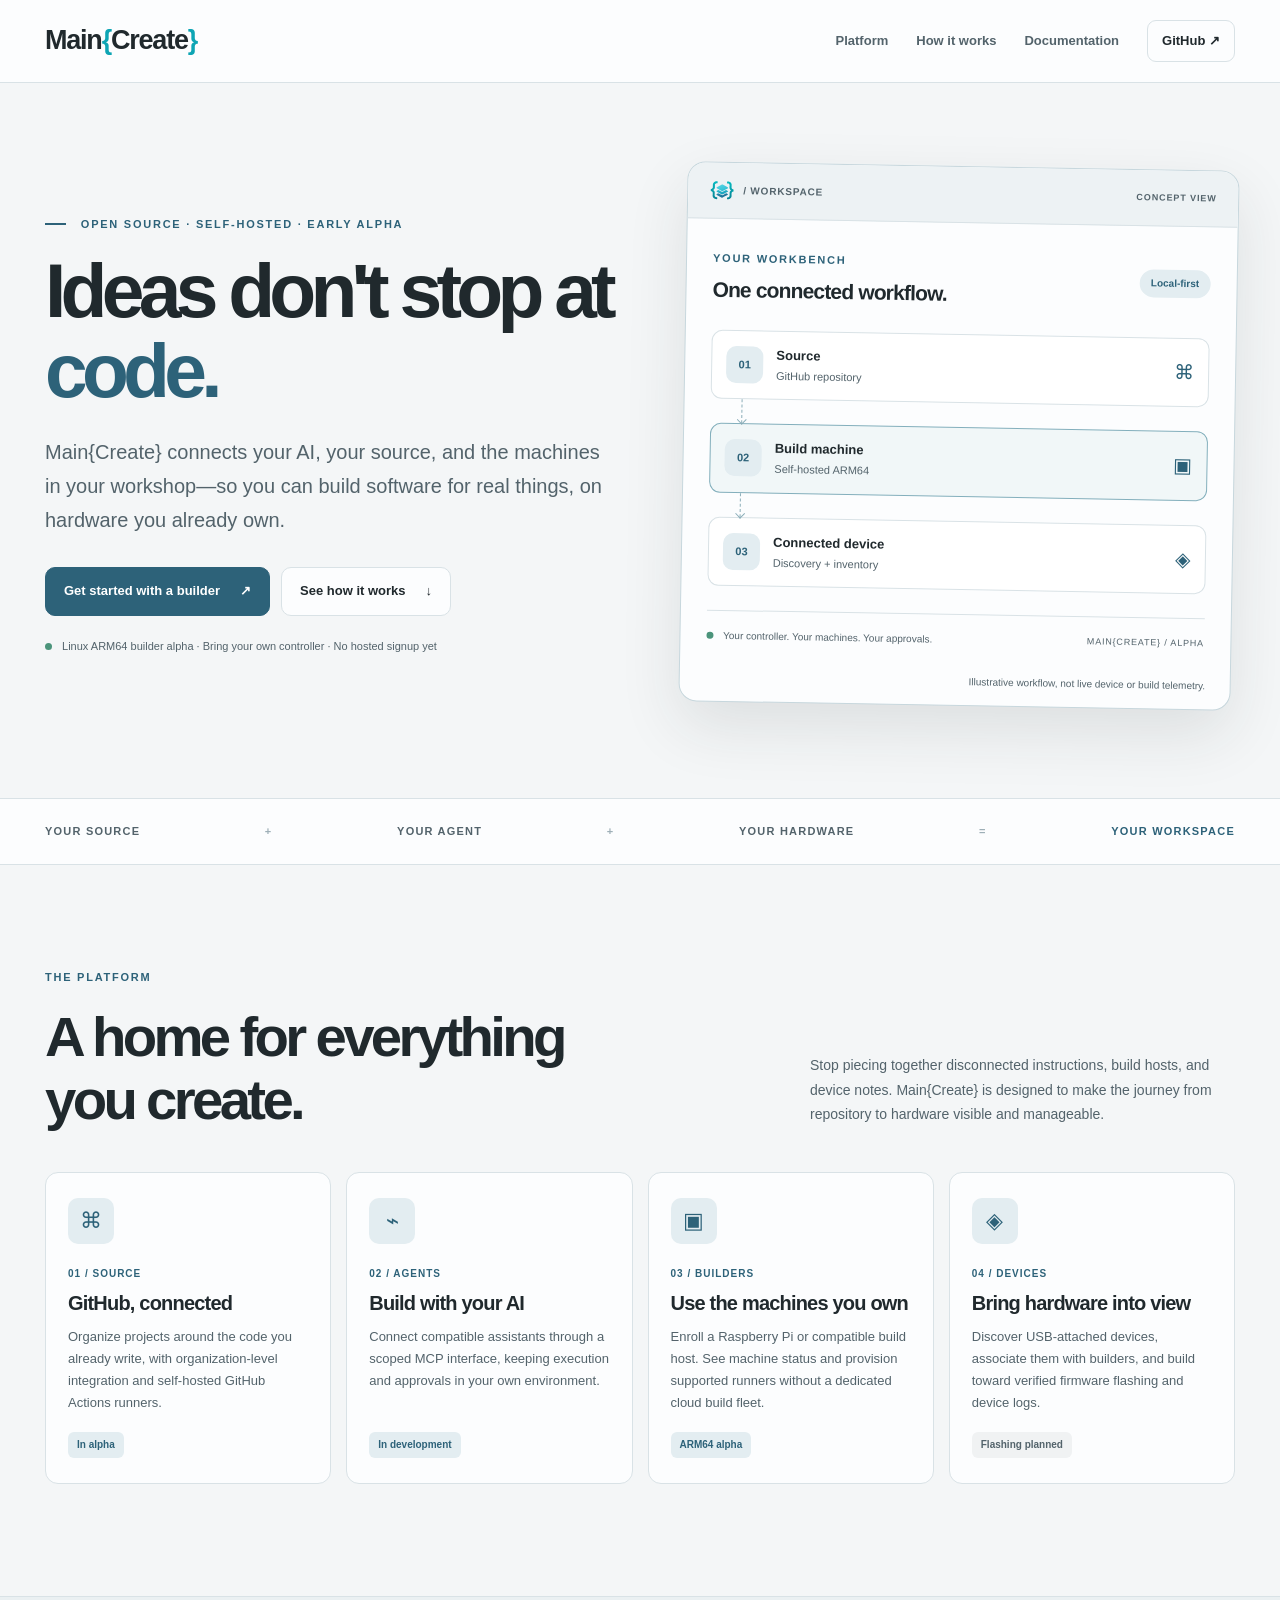
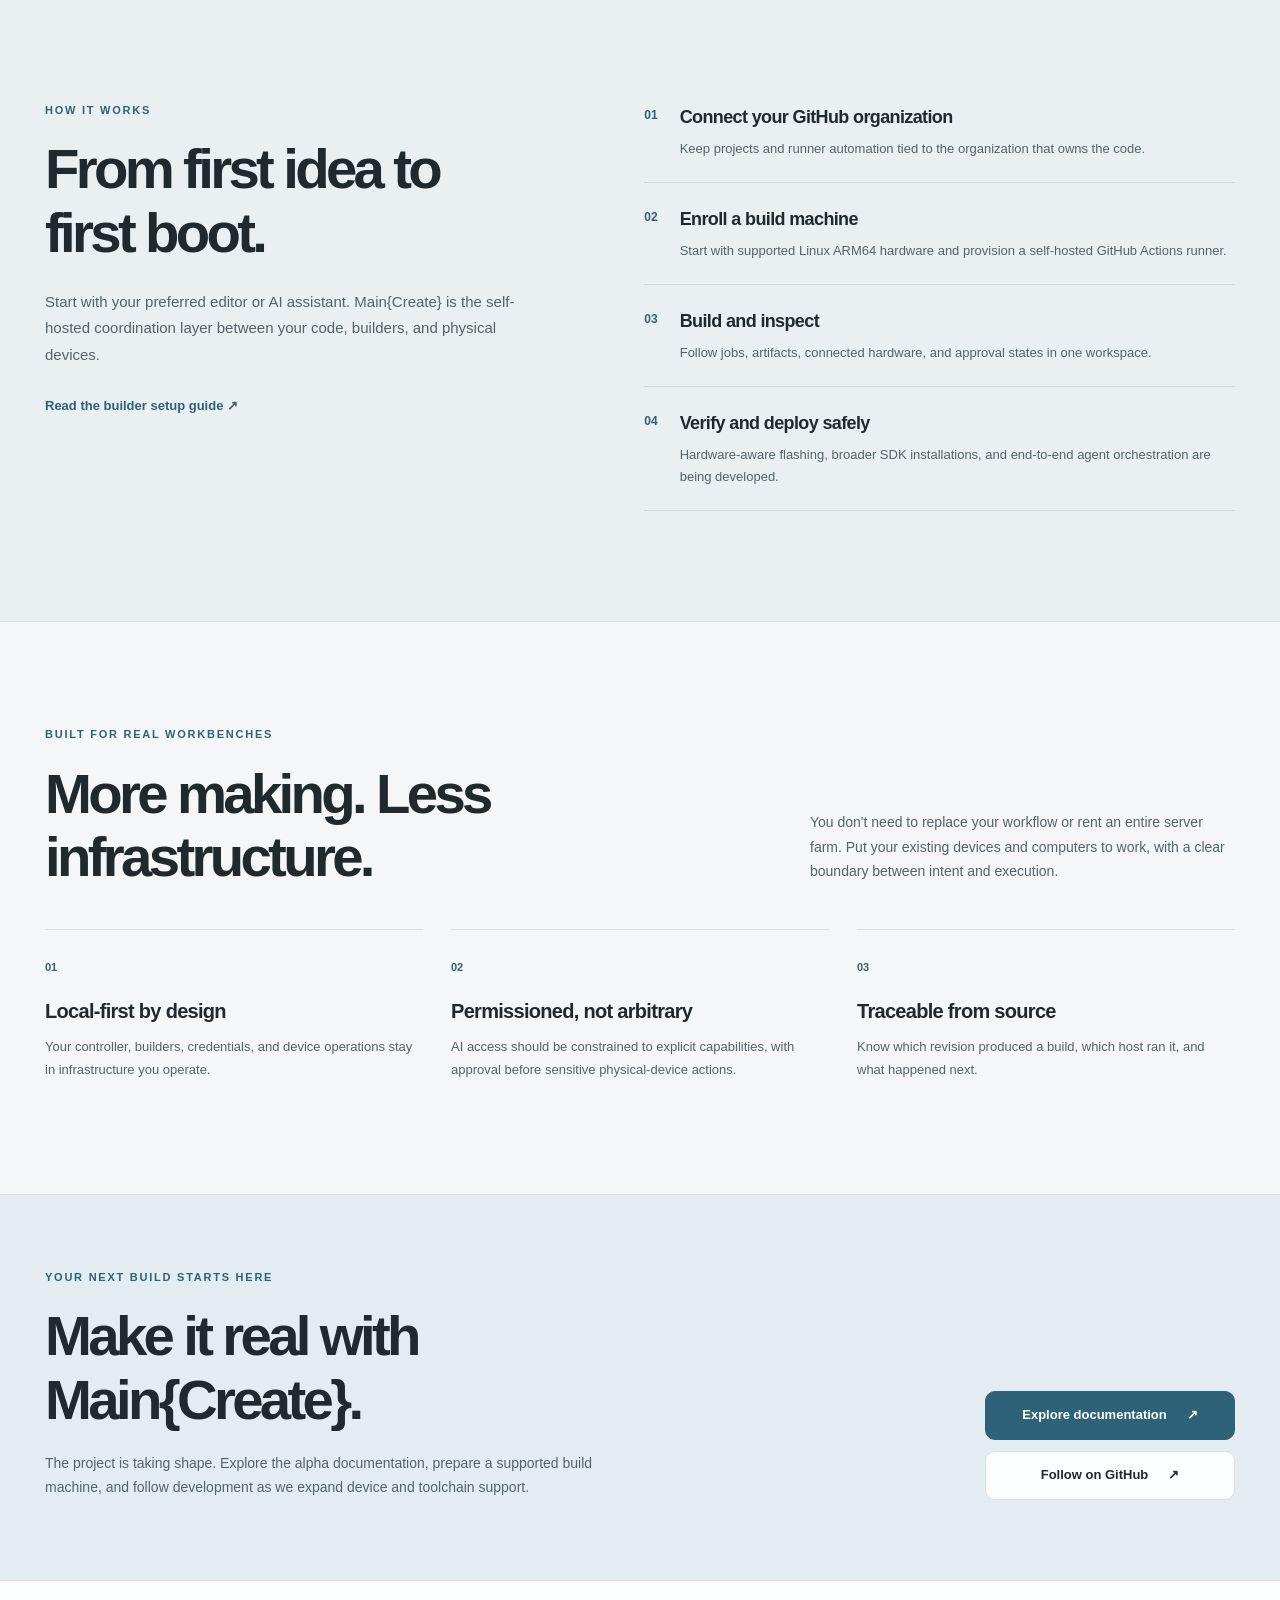
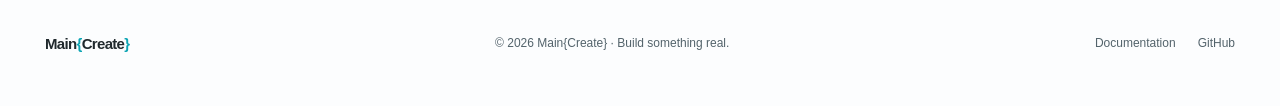
<file: index.html>
<!doctype html>
<html lang="en">
<head>
  <meta charset="utf-8">
  <meta name="viewport" content="width=device-width, initial-scale=1">
  <meta name="theme-color" content="#f4f6f7">
  <meta name="description" content="Main{Create} brings GitHub, AI assistants, self-hosted build machines, and real devices into one permissioned maker workspace.">
  <meta property="og:type" content="website">
  <meta property="og:title" content="Main{Create} — From idea to real-world build">
  <meta property="og:description" content="Connect source code, your AI agent, and the machines in your workshop. Build on your terms.">
  <title>Main{Create} — From idea to real-world build</title>
  <link rel="icon" type="image/png" sizes="64x64" href="/assets/maincreate-icon.png?v=approved-icon-20261109">
  <link rel="stylesheet" href="/style.css?v=20261108-wordmark">
</head>
<body>
  <a class="skip-link" href="#main">Skip to content</a>
  <header class="site-header">
    <div class="wrap header-inner">
      <a class="brand" href="/" aria-label="Main{Create} home"><span class="brand-name">Main<span class="brand-brace">{</span>Create<span class="brand-brace">}</span></span></a>
      <nav class="main-nav" aria-label="Main navigation">
        <a href="#platform">Platform</a>
        <a href="#workflow">How it works</a>
        <a href="/docs/">Documentation</a>
        <a class="nav-github" href="https://github.com/maincreate" target="_blank" rel="noopener noreferrer">GitHub <span aria-hidden="true">↗</span></a>
      </nav>
    </div>
  </header>
  <main id="main">
    <section class="hero wrap" aria-labelledby="hero-title">
      <div class="hero-copy">
        <p class="eyebrow"><span class="eyebrow-line" aria-hidden="true"></span> OPEN SOURCE · SELF-HOSTED · EARLY ALPHA</p>
        <h1 id="hero-title">Ideas don't stop at <span class="highlight">code.</span></h1>
        <p class="hero-lead">Main{Create} connects your AI, your source, and the machines in your workshop—so you can build software for real things, on hardware you already own.</p>
        <div class="hero-actions">
          <a class="btn btn-primary" href="/docs/">Get started with a builder <span aria-hidden="true">↗</span></a>
          <a class="btn btn-outline" href="#workflow">See how it works <span aria-hidden="true">↓</span></a>
        </div>
        <p class="hero-footnote"><span class="status-light" aria-hidden="true"></span> Linux ARM64 builder alpha · Bring your own controller · No hosted signup yet</p>
      </div>
      <div class="preview" aria-label="Illustration of the Main{Create} build workflow">
        <div class="preview-top"><span class="preview-title"><img class="preview-logo" src="/assets/maincreate-braces-layers.svg" width="26" height="26" alt="" aria-hidden="true"><span class="preview-context">/ WORKSPACE</span></span><span class="preview-label">CONCEPT VIEW</span></div>
        <div class="preview-body">
          <div class="preview-heading"><div><span class="overline">YOUR WORKBENCH</span><h2>One connected workflow.</h2></div><span class="preview-state">Local-first</span></div>
          <div class="workflow-cards">
            <div class="workflow-card"><span class="node-icon" aria-hidden="true">01</span><div><strong>Source</strong><small>GitHub repository</small></div><span class="node-symbol" aria-hidden="true">⌘</span></div>
            <div class="flow-connector" aria-hidden="true"><span></span></div>
            <div class="workflow-card active"><span class="node-icon" aria-hidden="true">02</span><div><strong>Build machine</strong><small>Self-hosted ARM64</small></div><span class="node-symbol" aria-hidden="true">▣</span></div>
            <div class="flow-connector" aria-hidden="true"><span></span></div>
            <div class="workflow-card"><span class="node-icon" aria-hidden="true">03</span><div><strong>Connected device</strong><small>Discovery + inventory</small></div><span class="node-symbol" aria-hidden="true">◈</span></div>
          </div>
          <div class="preview-bottom"><span><span class="preview-dot" aria-hidden="true"></span> Your controller. Your machines. Your approvals.</span><span class="preview-version">MAIN{CREATE} / ALPHA</span></div>
        </div>
        <p class="preview-caption">Illustrative workflow, not live device or build telemetry.</p>
      </div>
    </section>
    <section class="trust-strip" aria-label="Platform principles"><div class="wrap trust-inner"><span>YOUR SOURCE</span><span class="trust-sep" aria-hidden="true">+</span><span>YOUR AGENT</span><span class="trust-sep" aria-hidden="true">+</span><span>YOUR HARDWARE</span><span class="trust-sep" aria-hidden="true">=</span><strong>YOUR WORKSPACE</strong></div></section>
    <section class="section wrap" id="platform" aria-labelledby="platform-heading">
      <div class="section-intro"><div><p class="eyebrow">THE PLATFORM</p><h2 id="platform-heading">A home for everything you create.</h2></div><p>Stop piecing together disconnected instructions, build hosts, and device notes. Main{Create} is designed to make the journey from repository to hardware visible and manageable.</p></div>
      <div class="capability-grid">
        <article class="capability"><span class="cap-icon" aria-hidden="true">⌘</span><div class="cap-meta">01 / SOURCE</div><h3>GitHub, connected</h3><p>Organize projects around the code you already write, with organization-level integration and self-hosted GitHub Actions runners.</p><span class="feature-tag">In alpha</span></article>
        <article class="capability"><span class="cap-icon" aria-hidden="true">⌁</span><div class="cap-meta">02 / AGENTS</div><h3>Build with your AI</h3><p>Connect compatible assistants through a scoped MCP interface, keeping execution and approvals in your own environment.</p><span class="feature-tag">In development</span></article>
        <article class="capability"><span class="cap-icon" aria-hidden="true">▣</span><div class="cap-meta">03 / BUILDERS</div><h3>Use the machines you own</h3><p>Enroll a Raspberry Pi or compatible build host. See machine status and provision supported runners without a dedicated cloud build fleet.</p><span class="feature-tag">ARM64 alpha</span></article>
        <article class="capability"><span class="cap-icon" aria-hidden="true">◈</span><div class="cap-meta">04 / DEVICES</div><h3>Bring hardware into view</h3><p>Discover USB-attached devices, associate them with builders, and build toward verified firmware flashing and device logs.</p><span class="feature-tag feature-tag-muted">Flashing planned</span></article>
      </div>
    </section>
    <section class="workflow-band" id="workflow" aria-labelledby="workflow-heading">
      <div class="wrap workflow-layout">
        <div class="workflow-copy"><p class="eyebrow">HOW IT WORKS</p><h2 id="workflow-heading">From first idea to first boot.</h2><p>Start with your preferred editor or AI assistant. Main{Create} is the self-hosted coordination layer between your code, builders, and physical devices.</p><a class="text-link" href="/docs/">Read the builder setup guide <span aria-hidden="true">↗</span></a></div>
        <ol class="process-list">
          <li><span class="process-number">01</span><div><h3>Connect your GitHub organization</h3><p>Keep projects and runner automation tied to the organization that owns the code.</p></div></li>
          <li><span class="process-number">02</span><div><h3>Enroll a build machine</h3><p>Start with supported Linux ARM64 hardware and provision a self-hosted GitHub Actions runner.</p></div></li>
          <li><span class="process-number">03</span><div><h3>Build and inspect</h3><p>Follow jobs, artifacts, connected hardware, and approval states in one workspace.</p></div></li>
          <li><span class="process-number">04</span><div><h3>Verify and deploy safely</h3><p>Hardware-aware flashing, broader SDK installations, and end-to-end agent orchestration are being developed.</p></div></li>
        </ol>
      </div>
    </section>
    <section class="section wrap" id="principles" aria-labelledby="principles-heading">
      <div class="section-intro"><div><p class="eyebrow">BUILT FOR REAL WORKBENCHES</p><h2 id="principles-heading">More making. Less infrastructure.</h2></div><p>You don't need to replace your workflow or rent an entire server farm. Put your existing devices and computers to work, with a clear boundary between intent and execution.</p></div>
      <div class="principles-grid">
        <article><span aria-hidden="true" class="principle-index">01</span><h3>Local-first by design</h3><p>Your controller, builders, credentials, and device operations stay in infrastructure you operate.</p></article>
        <article><span aria-hidden="true" class="principle-index">02</span><h3>Permissioned, not arbitrary</h3><p>AI access should be constrained to explicit capabilities, with approval before sensitive physical-device actions.</p></article>
        <article><span aria-hidden="true" class="principle-index">03</span><h3>Traceable from source</h3><p>Know which revision produced a build, which host ran it, and what happened next.</p></article>
      </div>
    </section>
    <section class="closing-section"><div class="wrap closing-inner"><div><p class="eyebrow">YOUR NEXT BUILD STARTS HERE</p><h2>Make it real with Main{Create}.</h2><p>The project is taking shape. Explore the alpha documentation, prepare a supported build machine, and follow development as we expand device and toolchain support.</p></div><div class="closing-actions"><a class="btn btn-primary" href="/docs/">Explore documentation <span aria-hidden="true">↗</span></a><a class="btn btn-outline" href="https://github.com/maincreate" target="_blank" rel="noopener noreferrer">Follow on GitHub <span aria-hidden="true">↗</span></a></div></div></section>
  </main>
  <footer class="site-footer"><div class="wrap footer-inner"><a class="brand footer-brand" href="/" aria-label="Main{Create} home"><span class="brand-name">Main<span class="brand-brace">{</span>Create<span class="brand-brace">}</span></span></a><p>© 2026 Main{Create} · Build something real.</p><nav aria-label="Footer"><a href="/docs/">Documentation</a><a href="https://github.com/maincreate" target="_blank" rel="noopener noreferrer">GitHub</a></nav></div></footer>
</body>
</html>
</file>
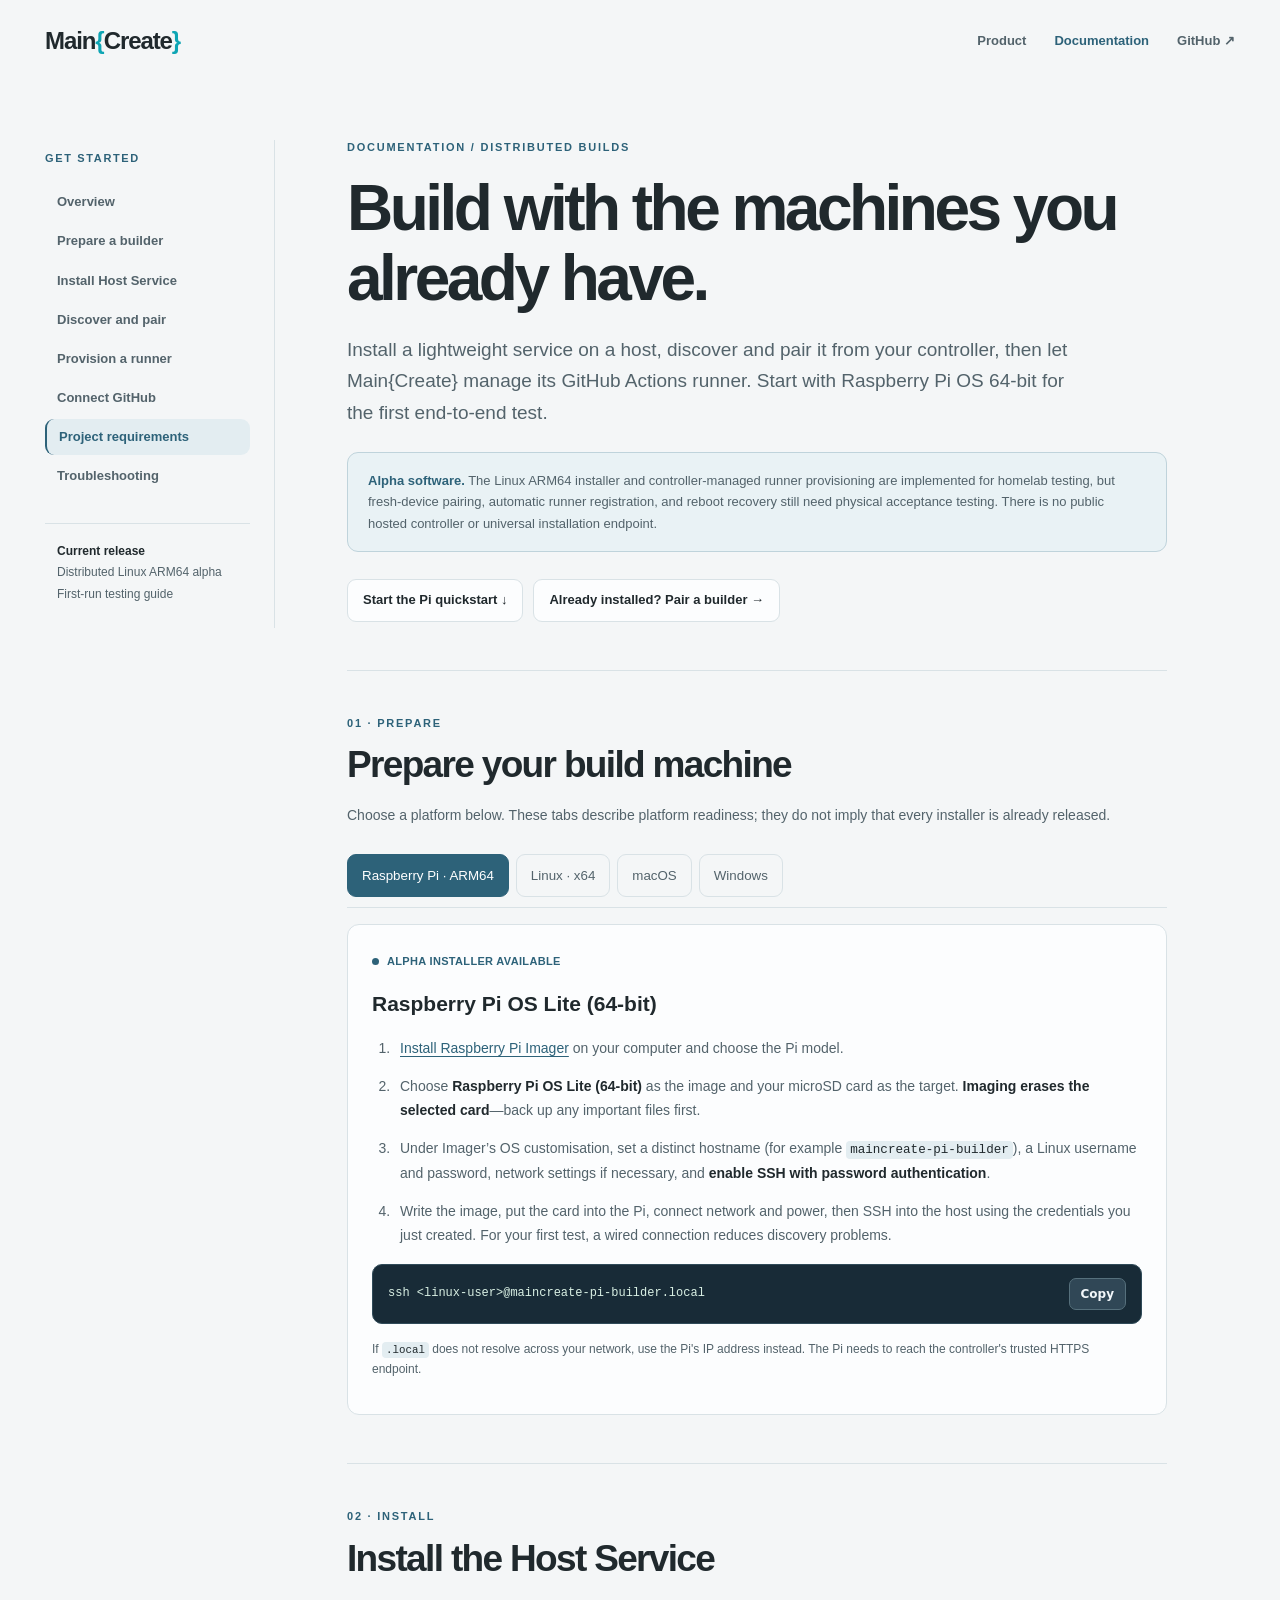
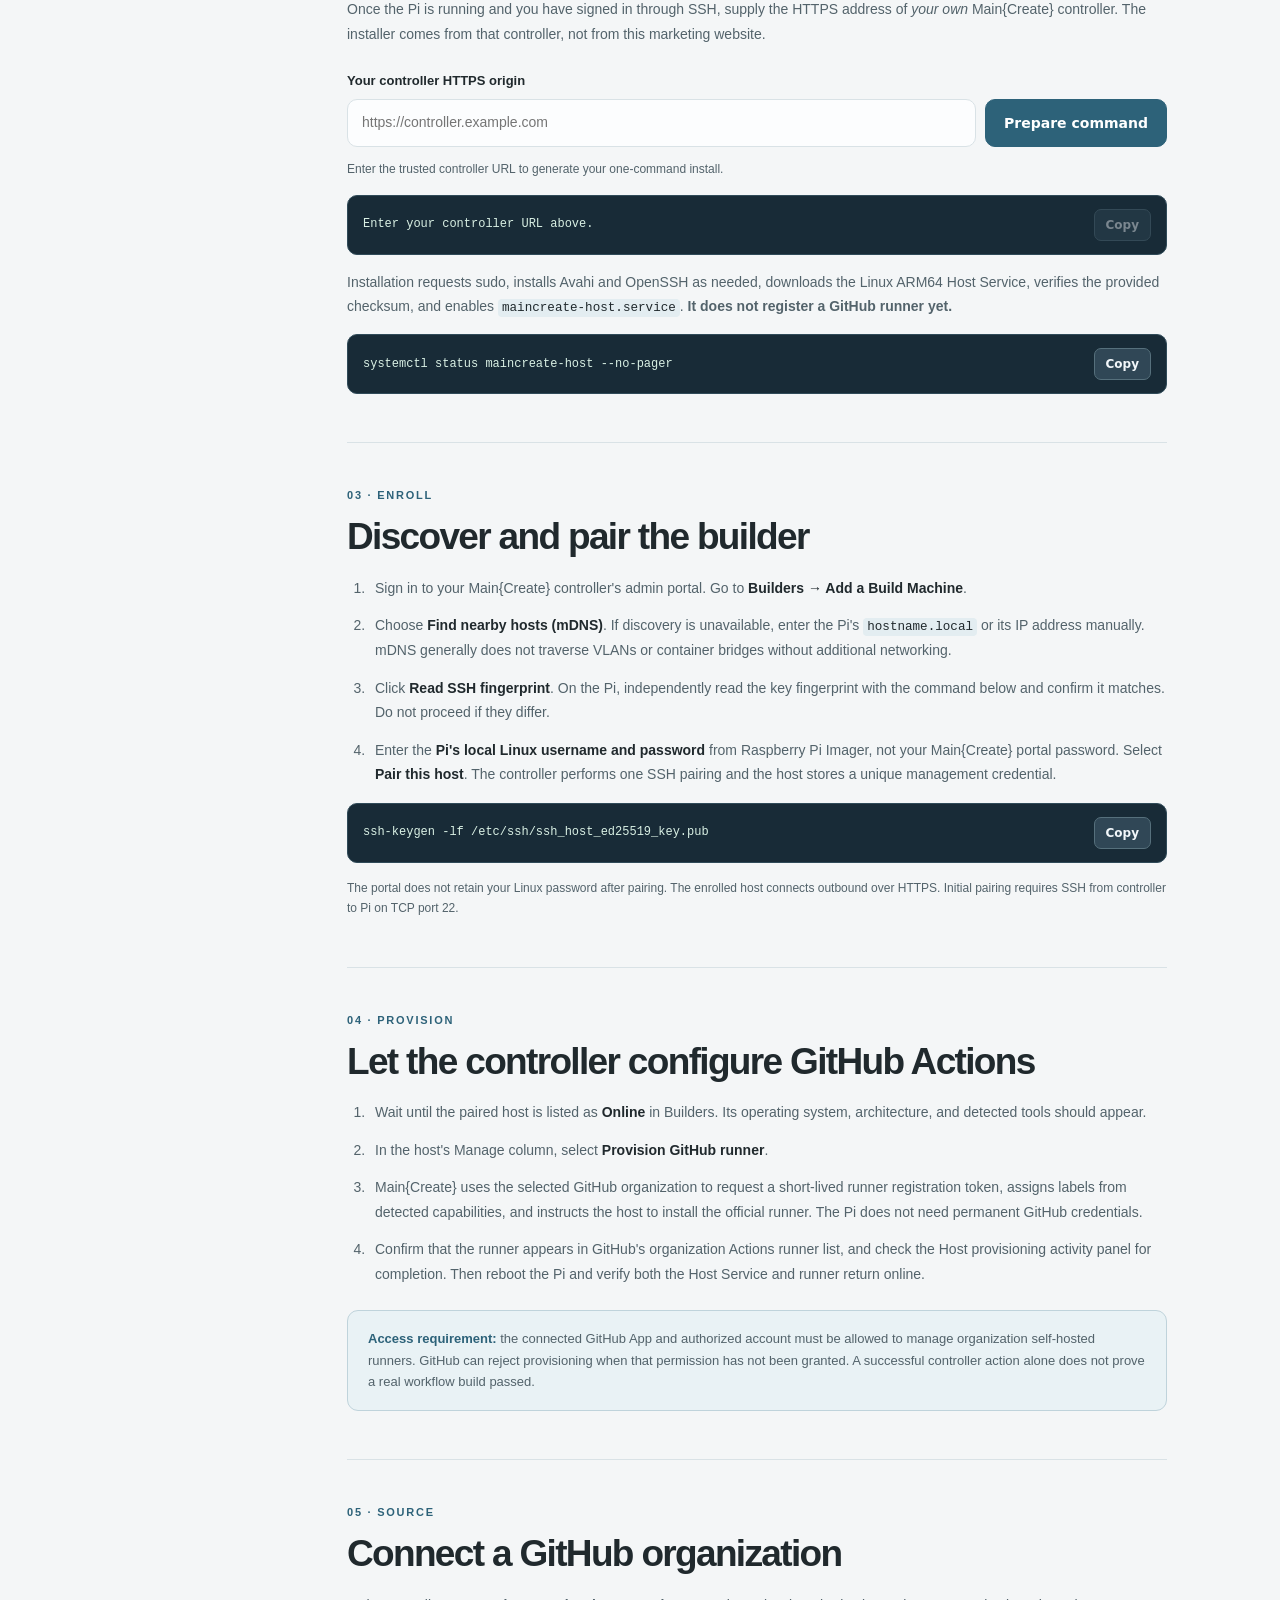
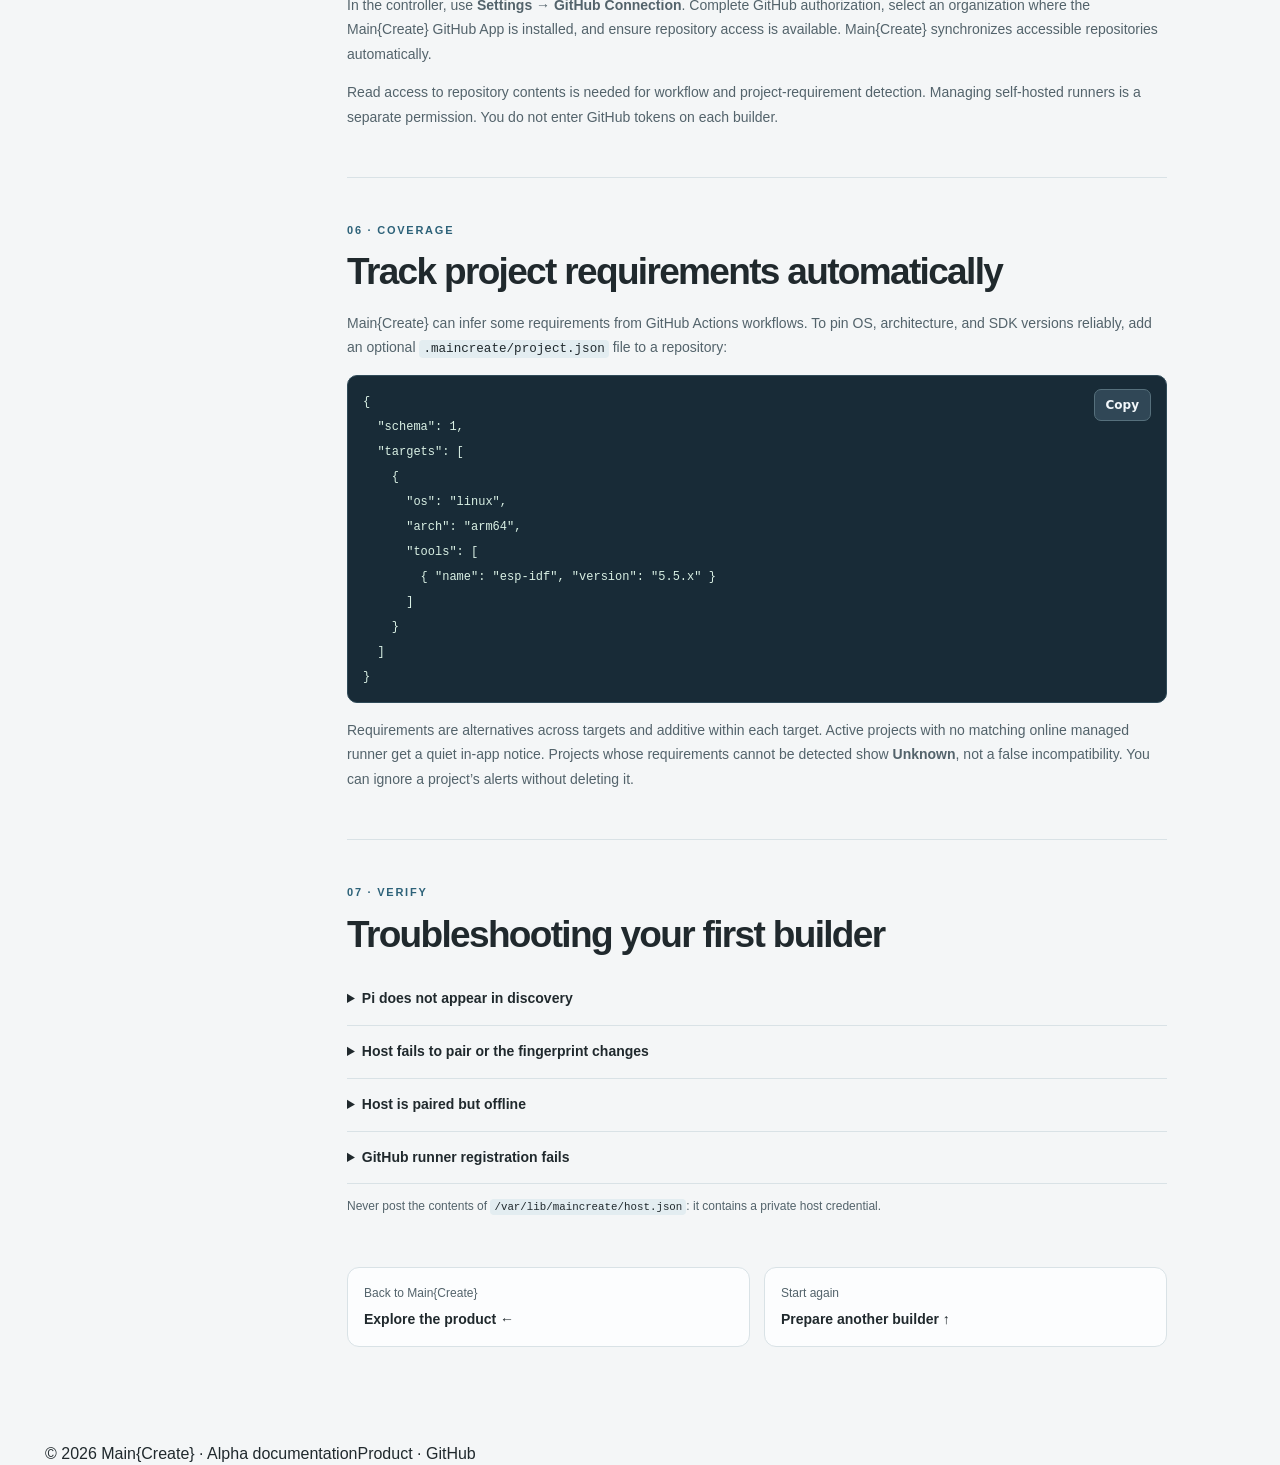
<file: docs/index.html>
<!doctype html>
<html lang="en"><head><meta charset="utf-8"><meta name="viewport" content="width=device-width,initial-scale=1">
<meta name="description" content="Main{Create} documentation: prepare a build host, enroll builders, connect GitHub, and track project requirements.">
<title>Documentation — Main{Create}</title><link rel="icon" type="image/png" sizes="64x64" href="/assets/maincreate-icon.png?v=approved-icon-20261109"><link rel="stylesheet" href="/style.css?v=20261108-wordmark"><link rel="stylesheet" href="/docs/docs.css"><script src="/docs/docs.js" defer></script></head>
<body><header class="nav wrap"><a class="brand" href="/" aria-label="Main{Create} home"><span class="brand-name">Main<span class="brand-brace">{</span>Create<span class="brand-brace">}</span></span></a>
<nav aria-label="Main"><a href="/">Product</a><a aria-current="page" href="/docs/">Documentation</a><a href="https://github.com/maincreate" target="_blank" rel="noopener noreferrer">GitHub ↗</a></nav></header>
<main class="docs-layout wrap">
<aside class="docs-sidebar" aria-label="Documentation sections"><div class="docs-sidebar-title">GET STARTED</div>
<nav class="docs-links" aria-label="Page sections">
<a href="#overview" class="active">Overview</a><a href="#prepare">Prepare a builder</a><a href="#install">Install Host Service</a>
<a href="#pair">Discover and pair</a><a href="#runners">Provision a runner</a><a href="#github">Connect GitHub</a>
<a href="#projects">Project requirements</a><a href="#diagnostics">Troubleshooting</a></nav>
<div class="docs-sidebar-foot"><strong>Current release</strong><span>Distributed Linux ARM64 alpha</span><span>First-run testing guide</span></div></aside>
<article class="docs-main">
<div class="eyebrow">DOCUMENTATION / DISTRIBUTED BUILDS</div>
<h1 id="overview">Build with the machines you already have.</h1>
<p class="docs-intro">Install a lightweight service on a host, discover and pair it from your controller, then let Main{Create} manage its GitHub Actions runner. Start with Raspberry Pi OS 64-bit for the first end-to-end test.</p>
<div class="docs-notice"><strong>Alpha software.</strong> The Linux ARM64 installer and controller-managed runner provisioning are implemented for homelab testing, but fresh-device pairing, automatic runner registration, and reboot recovery still need physical acceptance testing. There is no public hosted controller or universal installation endpoint.</div>
<div class="docs-pills"><a href="#prepare">Start the Pi quickstart ↓</a><a href="#pair">Already installed? Pair a builder →</a></div>

<section id="prepare" class="docs-section"><div class="section-label">01 · PREPARE</div><h2>Prepare your build machine</h2>
<p>Choose a platform below. These tabs describe platform readiness; they do not imply that every installer is already released.</p>
<div class="platform-tabs" role="tablist" aria-label="Builder operating system">
<button type="button" role="tab" id="tab-pi" aria-controls="panel-pi" aria-selected="true" tabindex="0" data-platform="pi">Raspberry Pi · ARM64</button>
<button type="button" role="tab" id="tab-linux" aria-controls="panel-linux" aria-selected="false" tabindex="-1" data-platform="linux">Linux · x64</button>
<button type="button" role="tab" id="tab-mac" aria-controls="panel-mac" aria-selected="false" tabindex="-1" data-platform="mac">macOS</button>
<button type="button" role="tab" id="tab-windows" aria-controls="panel-windows" aria-selected="false" tabindex="-1" data-platform="windows">Windows</button>
</div>
<div class="platform-panel" id="panel-pi" role="tabpanel" aria-labelledby="tab-pi">
<div class="docs-status"><span class="status-dot"></span> Alpha installer available</div>
<h3>Raspberry Pi OS Lite (64-bit)</h3>
<ol><li><a href="https://www.raspberrypi.com/software/" target="_blank" rel="noopener noreferrer">Install Raspberry Pi Imager</a> on your computer and choose the Pi model.</li>
<li>Choose <strong>Raspberry Pi OS Lite (64-bit)</strong> as the image and your microSD card as the target. <strong>Imaging erases the selected card</strong>—back up any important files first.</li>
<li>Under Imager’s OS customisation, set a distinct hostname (for example <code>maincreate-pi-builder</code>), a Linux username and password, network settings if necessary, and <strong>enable SSH with password authentication</strong>.</li>
<li>Write the image, put the card into the Pi, connect network and power, then SSH into the host using the credentials you just created. For your first test, a wired connection reduces discovery problems.</li></ol>
<div class="code-row"><code>ssh &lt;linux-user&gt;@maincreate-pi-builder.local</code><button class="copy-code" data-copy="ssh &lt;linux-user&gt;@maincreate-pi-builder.local" type="button">Copy</button></div>
<p class="fineprint">If <code>.local</code> does not resolve across your network, use the Pi's IP address instead. The Pi needs to reach the controller's trusted HTTPS endpoint.</p></div>
<div class="platform-panel" id="panel-linux" role="tabpanel" aria-labelledby="tab-linux" hidden>
<div class="docs-status planned">Native installer planned</div><h3>Linux x64</h3><p>Keep a supported Linux distribution updated and enable network connectivity. A dedicated Linux x64 release package, one-command installer, and validation are not yet provided. Do not run the ARM64 installer on an x64 machine.</p>
<p>The existing JavaScript development Host Service may be used for experimental enrollment with Node.js 22+, but it is not equivalent to the native managed runner workflow.</p></div>
<div class="platform-panel" id="panel-mac" role="tabpanel" aria-labelledby="tab-mac" hidden>
<div class="docs-status planned">Native installer planned</div><h3>macOS</h3><p>Prepare a Mac with a compatible macOS version and Xcode if you want Apple application builds. The native launchd installer and controller-managed GitHub runner adapter are not part of the Linux ARM64 alpha. Do not use the Pi installation command.</p>
<p>Projects requiring Xcode will remain unmatched until a compatible managed macOS runner is online and reports that toolchain.</p></div>
<div class="platform-panel" id="panel-windows" role="tabpanel" aria-labelledby="tab-windows" hidden>
<div class="docs-status planned">Native installer planned</div><h3>Windows x64</h3><p>A Windows Service installer and managed GitHub runner provisioning flow are planned. The Linux ARM64 binary and systemd setup do not work on Windows.</p><p>Windows-specific toolchain inventory and verified unattended setup will be documented when released.</p></div>
</section>

<section id="install" class="docs-section"><div class="section-label">02 · INSTALL</div><h2>Install the Host Service</h2>
<p>Once the Pi is running and you have signed in through SSH, supply the HTTPS address of <em>your own</em> Main{Create} controller. The installer comes from that controller, not from this marketing website.</p>
<label class="field-label" for="controllerUrl">Your controller HTTPS origin</label>
<div class="docs-input-row"><input id="controllerUrl" type="url" value="" placeholder="https://controller.example.com" spellcheck="false" autocomplete="url"><button type="button" id="prepareCommand" class="btn primary">Prepare command</button></div>
<p id="commandNote" role="status" class="fineprint">Enter the trusted controller URL to generate your one-command install.</p>
<div class="code-row"><code id="installCommand">Enter your controller URL above.</code><button class="copy-code" type="button" id="copyInstall" disabled>Copy</button></div>
<p>Installation requests sudo, installs Avahi and OpenSSH as needed, downloads the Linux ARM64 Host Service, verifies the provided checksum, and enables <code>maincreate-host.service</code>. <strong>It does not register a GitHub runner yet.</strong></p>
<div class="code-row"><code>systemctl status maincreate-host --no-pager</code><button type="button" class="copy-code" data-copy="systemctl status maincreate-host --no-pager">Copy</button></div>
</section>

<section id="pair" class="docs-section"><div class="section-label">03 · ENROLL</div><h2>Discover and pair the builder</h2>
<ol><li>Sign in to your Main{Create} controller's admin portal. Go to <strong>Builders → Add a Build Machine</strong>.</li>
<li>Choose <strong>Find nearby hosts (mDNS)</strong>. If discovery is unavailable, enter the Pi's <code>hostname.local</code> or its IP address manually. mDNS generally does not traverse VLANs or container bridges without additional networking.</li>
<li>Click <strong>Read SSH fingerprint</strong>. On the Pi, independently read the key fingerprint with the command below and confirm it matches. Do not proceed if they differ.</li>
<li>Enter the <strong>Pi's local Linux username and password</strong> from Raspberry Pi Imager, not your Main{Create} portal password. Select <strong>Pair this host</strong>. The controller performs one SSH pairing and the host stores a unique management credential.</li></ol>
<div class="code-row"><code>ssh-keygen -lf /etc/ssh/ssh_host_ed25519_key.pub</code><button type="button" class="copy-code" data-copy="ssh-keygen -lf /etc/ssh/ssh_host_ed25519_key.pub">Copy</button></div>
<p class="fineprint">The portal does not retain your Linux password after pairing. The enrolled host connects outbound over HTTPS. Initial pairing requires SSH from controller to Pi on TCP port 22.</p>
</section>

<section id="runners" class="docs-section"><div class="section-label">04 · PROVISION</div><h2>Let the controller configure GitHub Actions</h2>
<ol><li>Wait until the paired host is listed as <strong>Online</strong> in Builders. Its operating system, architecture, and detected tools should appear.</li>
<li>In the host's Manage column, select <strong>Provision GitHub runner</strong>.</li>
<li>Main{Create} uses the selected GitHub organization to request a short-lived runner registration token, assigns labels from detected capabilities, and instructs the host to install the official runner. The Pi does not need permanent GitHub credentials.</li>
<li>Confirm that the runner appears in GitHub's organization Actions runner list, and check the Host provisioning activity panel for completion. Then reboot the Pi and verify both the Host Service and runner return online.</li></ol>
<div class="docs-notice"><strong>Access requirement:</strong> the connected GitHub App and authorized account must be allowed to manage organization self-hosted runners. GitHub can reject provisioning when that permission has not been granted. A successful controller action alone does not prove a real workflow build passed.</div>
</section>

<section id="github" class="docs-section"><div class="section-label">05 · SOURCE</div><h2>Connect a GitHub organization</h2>
<p>In the controller, use <strong>Settings → GitHub Connection</strong>. Complete GitHub authorization, select an organization where the Main{Create} GitHub App is installed, and ensure repository access is available. Main{Create} synchronizes accessible repositories automatically.</p>
<p>Read access to repository contents is needed for workflow and project-requirement detection. Managing self-hosted runners is a separate permission. You do not enter GitHub tokens on each builder.</p>
</section>

<section id="projects" class="docs-section"><div class="section-label">06 · COVERAGE</div><h2>Track project requirements automatically</h2>
<p>Main{Create} can infer some requirements from GitHub Actions workflows. To pin OS, architecture, and SDK versions reliably, add an optional <code>.maincreate/project.json</code> file to a repository:</p>
<div class="code-row code-block"><pre><code>{
  "schema": 1,
  "targets": [
    {
      "os": "linux",
      "arch": "arm64",
      "tools": [
        { "name": "esp-idf", "version": "5.5.x" }
      ]
    }
  ]
}</code></pre><button type="button" class="copy-code" id="copyManifest">Copy</button></div>
<p>Requirements are alternatives across targets and additive within each target. Active projects with no matching online managed runner get a quiet in-app notice. Projects whose requirements cannot be detected show <strong>Unknown</strong>, not a false incompatibility. You can ignore a project’s alerts without deleting it.</p>
</section>

<section id="diagnostics" class="docs-section"><div class="section-label">07 · VERIFY</div><h2>Troubleshooting your first builder</h2>
<div class="faq"><details><summary>Pi does not appear in discovery</summary><p>Check that the Host Service and Avahi are running and the Pi is on a reachable network. mDNS may not cross VLANs or reach the controller container. Use the Pi IP address to pair manually.</p><div class="code-row"><code>avahi-browse -rt _maincreate._tcp</code><button type="button" class="copy-code" data-copy="avahi-browse -rt _maincreate._tcp">Copy</button></div></details>
<details><summary>Host fails to pair or the fingerprint changes</summary><p>Ensure SSH password authentication is enabled for the Pi's user and the controller can reach TCP/22. Independently verify the Ed25519 fingerprint from the Pi's local SSH host key. A changed fingerprint can indicate re-imaging or an unexpected device; investigate before proceeding.</p></details>
<details><summary>Host is paired but offline</summary><p>Confirm outbound HTTPS access to your controller, certificate trust, DNS resolution, and service logs. Pairing alone does not imply the heartbeat is healthy.</p><div class="code-row"><code>journalctl -u maincreate-host -n 80 --no-pager</code><button type="button" class="copy-code" data-copy="journalctl -u maincreate-host -n 80 --no-pager">Copy</button></div></details>
<details><summary>GitHub runner registration fails</summary><p>Check the controller’s Host provisioning activity, its GitHub organization selection, and GitHub App runner permissions. Do not manually register a second Actions runner on the Pi to work around an incomplete controller action.</p></details></div>
<p class="fineprint">Never post the contents of <code>/var/lib/maincreate/host.json</code>: it contains a private host credential.</p>
</section>
<nav class="docs-next" aria-label="Next steps"><a href="/"><span>Back to Main{Create}</span><strong>Explore the product ←</strong></a><a href="#prepare"><span>Start again</span><strong>Prepare another builder ↑</strong></a></nav>
</article></main>
<footer class="wrap"><span>© 2026 Main{Create} · Alpha documentation</span><span><a href="/">Product</a> · <a href="https://github.com/maincreate">GitHub</a></span></footer></body></html>
</file>
<file: style.css>
:root{color-scheme:light;--bg:#f4f6f7;--surface:#fcfdfe;--panel:#fcfdfe;--text:#20292d;--muted:#53636b;--line:#d9e2e6;--accent:#2d6279;--accent-hover:#224e61;--soft:#e3edf1;--tag:#e3edf1}
*,*::before,*::after{box-sizing:border-box}
html{scroll-behavior:smooth}body{margin:0;min-width:320px;background:var(--bg);color:var(--text);font:16px/1.56 Inter,ui-sans-serif,-apple-system,BlinkMacSystemFont,"Segoe UI",sans-serif;-webkit-font-smoothing:antialiased}
a{color:inherit;text-decoration:none}a:hover{color:var(--accent)}a:focus-visible,button:focus-visible,input:focus-visible{outline:3px solid var(--accent);outline-offset:3px}
.wrap{width:min(1190px,calc(100% - 64px));margin-inline:auto}.skip-link{position:absolute;left:10px;top:-100px;background:var(--text);color:#fff;padding:9px 12px;z-index:50}.skip-link:focus{top:10px}
.site-header{background:var(--surface);border-bottom:1px solid var(--line)}
.header-inner,.nav{display:flex;align-items:center;justify-content:space-between;gap:18px;min-height:82px}.nav{padding:0}
.brand{display:inline-flex;align-items:center;gap:12px;font-size:19px;font-weight:800;letter-spacing:-.045em;white-space:nowrap}.brand:hover{color:var(--text)}
.brand-name{display:inline;white-space:nowrap}.brand-brace{color:#0ea5b4}
/* Wordmark is the navigation identity; the layered symbol is reserved for workspace previews. */
.site-header .brand{font-size:27px;line-height:1.1}
.nav .brand{font-size:24px;line-height:1.1}
.main-nav,.nav nav{display:flex;align-items:center;gap:28px}.main-nav a,.nav nav a{font-size:13px;font-weight:650;color:var(--muted)}.main-nav a:hover,.nav nav a:hover,.nav nav a[aria-current=page]{color:var(--accent)}
.main-nav .nav-github{border:1px solid var(--line);background:var(--surface);border-radius:9px;padding:10px 14px;color:var(--text)}
.eyebrow,.section-label,.overline{font-size:11px;font-weight:800;letter-spacing:.16em;color:var(--accent);text-transform:uppercase;line-height:1.4}.eyebrow{margin:0 0 19px}.eyebrow-line{display:inline-block;vertical-align:middle;width:21px;height:2px;background:var(--accent);margin:0 10px 2px 0}
.hero{min-height:660px;padding-top:83px;padding-bottom:92px;display:grid;grid-template-columns:minmax(0,1fr) minmax(390px,.96fr);align-items:center;gap:64px}
.hero h1{font-size:clamp(56px,6vw,85px);line-height:1.04;letter-spacing:-.075em;font-weight:800;margin:0 0 24px}.hero .highlight{color:var(--accent)}
.hero-lead{color:var(--muted);font-size:clamp(17px,1.65vw,20px);line-height:1.7;max-width:580px;margin:0 0 30px}
.hero-actions,.closing-actions{display:flex;gap:11px;flex-wrap:wrap}
.btn{display:inline-flex;align-items:center;justify-content:center;gap:20px;min-height:49px;padding:11px 18px;border:1px solid var(--line);border-radius:10px;font-size:13px;font-weight:750;line-height:1.4;transition:background .15s,border-color .15s}
.btn-primary,.btn.primary{background:var(--accent);border-color:var(--accent);color:#fff}.btn-primary:hover,.btn.primary:hover{background:var(--accent-hover);color:#fff}
.btn-outline,.btn.secondary{background:var(--surface);color:var(--text)}.btn-outline:hover,.btn.secondary:hover{border-color:var(--accent);color:var(--accent)}
.hero-footnote{font-size:11px;color:var(--muted);margin:22px 0 0}.status-light,.preview-dot{display:inline-block;width:7px;height:7px;background:#4b947b;border-radius:50%;margin-right:7px}
.preview{border:1px solid #c7d7dd;border-radius:18px;background:var(--surface);box-shadow:0 24px 62px rgba(32,41,45,.11);overflow:hidden;transform:rotate(1deg)}
.preview-top{min-height:56px;padding:0 21px;display:flex;align-items:center;justify-content:space-between;gap:12px;background:#edf2f4;border-bottom:1px solid var(--line)}
.preview-title{display:flex;align-items:center;gap:8px;font-size:13px;font-weight:800;letter-spacing:-.025em}.preview-logo{display:block;width:26px;height:26px;object-fit:contain;flex:0 0 auto}.preview-context{font-size:10px;letter-spacing:.08em;color:var(--muted);font-weight:600}.preview-label{color:var(--muted);font-weight:750;font-size:9px;letter-spacing:.1em;white-space:nowrap}
.preview-body{padding:26px}.preview-heading{display:flex;justify-content:space-between;align-items:center;gap:10px;margin-bottom:23px}.preview-heading h2{font-size:21px;margin:4px 0 0;letter-spacing:-.04em}.preview-state{background:var(--soft);color:var(--accent);border-radius:99px;padding:6px 11px;font-size:10px;font-weight:750}
.workflow-cards{display:grid;gap:0}.workflow-card{display:flex;align-items:center;gap:13px;border:1px solid var(--line);border-radius:11px;padding:14px;background:#fff}.workflow-card.active{background:#f1f7f8;border-color:#83afbc}.node-icon{display:grid;place-items:center;width:37px;height:37px;background:var(--soft);border-radius:10px;color:var(--accent);font-weight:800;font-size:11px;flex:0 0 auto}.workflow-card strong,.workflow-card small{display:block}.workflow-card strong{font-size:13px}.workflow-card small{font-size:11px;color:var(--muted);margin-top:2px}.node-symbol{margin-left:auto;font-size:20px;color:var(--accent)}.flow-connector{height:24px;margin-left:31px;border-left:1px dashed #8aadb8;position:relative}.flow-connector span{position:absolute;bottom:0;left:-4px;width:7px;height:7px;border-right:1px solid #8aadb8;border-bottom:1px solid #8aadb8;transform:rotate(45deg)}
.preview-bottom{border-top:1px solid var(--line);margin-top:24px;padding-top:17px;display:flex;justify-content:space-between;gap:10px;color:var(--muted);font-size:10px}.preview-version{font-size:9px;white-space:nowrap;letter-spacing:.09em}.preview-caption{margin:0;padding:0 24px 16px;color:var(--muted);font-size:10px;text-align:right}
.trust-strip{border-top:1px solid var(--line);border-bottom:1px solid var(--line);background:var(--surface)}.trust-inner{display:flex;justify-content:space-between;align-items:center;gap:12px;padding-top:24px;padding-bottom:24px;font-size:11px;letter-spacing:.11em;font-weight:800;color:var(--muted)}.trust-sep{color:#9eafb7}.trust-inner strong{color:var(--accent)}
.section{padding-top:105px;padding-bottom:112px}.section-intro{display:flex;justify-content:space-between;align-items:end;gap:55px;margin-bottom:40px}.section-intro>div{max-width:580px}.section-intro h2,.workflow-copy h2,.closing-inner h2{font-size:clamp(37px,4.4vw,58px);line-height:1.13;letter-spacing:-.065em;margin:0}.section-intro>p{max-width:425px;color:var(--muted);font-size:14px;line-height:1.75;margin:0 0 5px}
.capability-grid{display:grid;grid-template-columns:repeat(4,minmax(0,1fr));gap:15px}.capability{border:1px solid var(--line);background:var(--surface);border-radius:13px;padding:25px 22px;min-height:310px;display:flex;flex-direction:column;align-items:flex-start;min-width:0}.cap-icon{display:grid;place-items:center;background:var(--soft);border-radius:10px;width:46px;height:46px;color:var(--accent);font-size:22px}.cap-meta{margin-top:22px;color:var(--accent);font-size:10px;letter-spacing:.1em;font-weight:800}.capability h3{font-size:20px;letter-spacing:-.04em;line-height:1.25;margin:9px 0 10px}.capability p{font-size:13px;color:var(--muted);line-height:1.7;margin:0 0 18px}.feature-tag{margin-top:auto;padding:5px 9px;border-radius:6px;background:var(--soft);color:var(--accent);font-size:10px;font-weight:750}.feature-tag-muted{background:#f0f2f3;color:var(--muted)}
.workflow-band{background:#eaf0f2;border-top:1px solid var(--line);border-bottom:1px solid var(--line)}.workflow-layout{display:grid;grid-template-columns:.82fr 1fr;gap:115px;padding-top:106px;padding-bottom:110px}.workflow-copy>p:not(.eyebrow){font-size:15px;line-height:1.75;color:var(--muted);margin:25px 0 25px}.text-link{font-size:13px;font-weight:800;color:var(--accent)}.process-list{list-style:none;margin:0;padding:0}.process-list li{display:flex;gap:22px;border-bottom:1px solid #cfdbdf;padding:22px 0}.process-list li:first-child{padding-top:0}.process-number{font-size:12px;font-weight:800;color:var(--accent);padding-top:3px}.process-list h3{font-size:18px;letter-spacing:-.035em;margin:0 0 7px}.process-list p{font-size:13px;line-height:1.7;color:var(--muted);margin:0}
.principles-grid{display:grid;grid-template-columns:repeat(3,1fr);gap:28px}.principles-grid article{border-top:1px solid var(--line);padding:24px 8px 0 0}.principle-index{color:var(--accent);font-weight:800;font-size:11px}.principles-grid h3{font-size:20px;letter-spacing:-.035em;margin:17px 0 9px}.principles-grid p{font-size:13px;color:var(--muted);line-height:1.75;margin:0}
.closing-section{background:#e3edf1;border-top:1px solid var(--line)}.closing-inner{display:flex;justify-content:space-between;align-items:end;gap:50px;padding-top:75px;padding-bottom:80px}.closing-inner>div:first-child{max-width:680px}.closing-inner p:not(.eyebrow){font-size:14px;color:var(--muted);line-height:1.7;max-width:600px;margin:21px 0 0}.closing-actions{justify-content:flex-end;flex:0 0 250px}.closing-actions .btn{width:100%}
.site-footer{background:var(--surface);border-top:1px solid var(--line)}.footer-inner{display:flex;align-items:center;justify-content:space-between;gap:24px;min-height:125px}.footer-brand{font-size:15px}.footer-inner p,.footer-inner nav{color:var(--muted);font-size:12px}.footer-inner nav{display:flex;gap:22px}
@media(max-width:1100px){.hero{gap:38px}.capability-grid{grid-template-columns:repeat(2,minmax(0,1fr))}.capability{min-height:250px}.workflow-layout{gap:54px}}
@media(max-width:850px){.hero{grid-template-columns:1fr;padding-top:65px;padding-bottom:68px}.hero h1{max-width:700px}.preview{max-width:650px;width:100%;transform:none}.section-intro{display:block}.section-intro>p{margin-top:20px;max-width:680px}.closing-inner{display:block}.closing-actions{margin-top:28px;justify-content:flex-start}.closing-actions .btn{width:auto}.workflow-layout{grid-template-columns:1fr;gap:38px}.workflow-copy{max-width:650px}}
@media(max-width:640px){.site-header .brand{font-size:25px}.nav .brand{font-size:23px}.wrap{width:min(100% - 34px,1190px)}.header-inner,.nav{align-items:flex-start;flex-direction:column;min-height:0;padding:16px 0;gap:16px}.main-nav,.nav nav{gap:15px;flex-wrap:wrap}.main-nav a,.nav nav a{font-size:12px}.main-nav .nav-github{padding:6px 10px}.hero{padding-top:52px}.hero h1{font-size:clamp(48px,12vw,72px)}.hero-lead{font-size:16px}.hero-actions .btn{width:100%}.preview-body{padding:18px}.preview-top{padding:0 14px}.preview-heading h2{font-size:18px}.trust-inner{flex-wrap:wrap;justify-content:center;font-size:9px;gap:9px}.section{padding-top:70px;padding-bottom:74px}.section-intro h2,.workflow-copy h2,.closing-inner h2{font-size:37px}.capability-grid,.principles-grid{grid-template-columns:1fr}.capability{min-height:0}.workflow-layout{padding-top:70px;padding-bottom:70px}.closing-inner{padding-top:65px;padding-bottom:65px}.closing-actions .btn{width:100%}.footer-inner{flex-direction:column;align-items:flex-start;padding:32px 0;gap:14px;min-height:0}.footer-inner p{margin:0}}
@media(prefers-reduced-motion:reduce){html{scroll-behavior:auto}*{transition:none!important}}
</file>
<file: docs/docs.css>
/* Documentation: intentionally distinct from private controller workspace. */
.docs-layout{display:grid;grid-template-columns:230px minmax(0,1fr);gap:72px;align-items:start;padding-top:58px;padding-bottom:95px}
.docs-sidebar{position:sticky;top:25px;border-right:1px solid var(--line);padding:10px 24px 24px 0;min-width:0}
.docs-sidebar-title{font-size:11px;letter-spacing:.15em;font-weight:800;color:var(--accent);margin:0 0 17px}
.docs-links{display:grid;gap:3px}.docs-links a{display:block;padding:9px 12px;border-radius:9px;font-size:13px;font-weight:600;color:var(--muted);line-height:1.4}
.docs-links a:hover,.docs-links a.active{background:var(--panel);color:var(--text)}.docs-links a.active{border-left:2px solid var(--accent)}
.docs-sidebar-foot{margin-top:28px;padding:18px 12px 0;border-top:1px solid var(--line);font-size:12px;color:var(--muted);display:grid;gap:3px}.docs-sidebar-foot strong{color:var(--text)}
.docs-main{min-width:0;max-width:820px}.docs-main h1{font-size:clamp(36px,5vw,64px);letter-spacing:-.055em;line-height:1.09;margin:15px 0 20px}
.docs-intro{font-size:19px;line-height:1.65;color:var(--muted);max-width:745px}.docs-main p{overflow-wrap:anywhere}
.docs-notice{padding:17px 20px;border:1px solid #496356;border-radius:11px;background:#15241f;color:#d7e8e0;font-size:13px;line-height:1.65;margin:24px 0}.docs-notice strong{color:#d2f8dc}
.docs-pills{display:flex;flex-wrap:wrap;gap:10px;margin:27px 0 32px}.docs-pills a{padding:10px 15px;border:1px solid var(--line);border-radius:9px;background:var(--panel);font-size:13px;font-weight:700}
.docs-section{scroll-margin-top:25px;border-top:1px solid var(--line);padding-top:45px;margin-top:48px}.docs-section h2{font-size:clamp(26px,3.5vw,37px);letter-spacing:-.045em;line-height:1.2;margin:12px 0 16px}
.docs-section h3{font-size:21px;margin:15px 0 9px}.docs-section>p,.platform-panel p,.docs-section li{color:var(--muted);font-size:14px;line-height:1.75}
.docs-section ol{padding-left:22px}.docs-section li{padding-left:6px;margin-bottom:13px}.docs-section li strong{color:var(--text)}
.docs-section a:not(.btn){color:var(--accent);text-decoration:underline;text-underline-offset:3px}.docs-section a:hover{color:#d2ffe4}
.platform-tabs{display:flex;gap:7px;flex-wrap:wrap;margin:26px 0 0;border-bottom:1px solid var(--line);padding-bottom:10px}
.platform-tabs button{border:1px solid var(--line);background:transparent;color:var(--muted);padding:10px 14px;border-radius:9px;font:600 13px/1.35 inherit;font-family:inherit;cursor:pointer;min-height:43px}
.platform-tabs button[aria-selected=true]{color:#092118;background:var(--accent);border-color:var(--accent)}
.platform-tabs button:focus-visible,button:focus-visible,a:focus-visible,input:focus-visible{outline:2px solid var(--accent);outline-offset:3px}
.platform-panel{background:var(--panel);border:1px solid var(--line);border-radius:12px;padding:23px 24px;margin-top:16px}.platform-panel[hidden]{display:none}
.docs-status{display:inline-flex;align-items:center;gap:8px;font-size:11px;font-weight:800;color:var(--accent);letter-spacing:.03em;text-transform:uppercase}.docs-status.planned{color:var(--muted)}.status-dot{width:7px;height:7px;border-radius:50%;background:var(--accent)}
.docs-input-row{display:flex;gap:9px;flex-wrap:wrap}.docs-input-row input{background:var(--panel);color:var(--text);border:1px solid var(--line);border-radius:10px;padding:12px 14px;flex:1 1 260px;min-width:0;font:inherit;font-size:14px}
.docs-input-row button{cursor:pointer;font:700 14px system-ui;min-height:46px}.field-label{display:block;color:var(--text);font-size:13px;font-weight:700;margin:25px 0 8px}
.code-row{display:flex;gap:12px;align-items:center;justify-content:space-between;background:#0b171f;border:1px solid #334851;border-radius:10px;margin:15px 0;padding:13px 15px;min-width:0}
.code-row code{font:12px/1.75 ui-monospace,SFMono-Regular,Consolas,monospace;color:#d9f0e4;overflow-wrap:anywhere;min-width:0}
.code-row pre{margin:0;white-space:pre;overflow-x:auto;min-width:0;max-width:100%}.code-row pre code{white-space:pre}
.copy-code{flex:0 0 auto;background:#203238;color:var(--text);border:1px solid #496062;border-radius:7px;font:700 12px system-ui;cursor:pointer;padding:8px 11px}
.copy-code:disabled{opacity:.45;cursor:not-allowed}.copy-code:not(:disabled):hover{border-color:var(--accent)}
.code-block{align-items:flex-start}.fineprint{color:var(--muted);font-size:12px!important;line-height:1.7!important}
.docs-section code:not(.code-row code){background:#1b3033;color:#d9f0e4;border-radius:4px;padding:2px 4px;font-size:.9em}
.faq details{padding:15px 0;border-bottom:1px solid var(--line)}.faq summary{font-size:14px;font-weight:700;cursor:pointer}.faq summary:hover{color:var(--accent)}.faq details p{font-size:13px;line-height:1.65;color:var(--muted)}
.docs-next{display:grid;grid-template-columns:repeat(2,minmax(0,1fr));gap:14px;margin-top:50px}.docs-next a{background:var(--panel);border:1px solid var(--line);padding:16px;border-radius:12px;display:grid;gap:6px}.docs-next span{font-size:12px;color:var(--muted)}.docs-next strong{font-size:14px}
@media(max-width:920px){.docs-layout{gap:27px;grid-template-columns:190px minmax(0,1fr)}}@media(max-width:700px){.docs-layout{display:block;padding-top:25px}.docs-sidebar{position:static;border-right:0;border-bottom:1px solid var(--line);padding:0 0 18px;margin-bottom:32px}.docs-links{display:flex;overflow-x:auto;gap:5px;padding-bottom:6px}.docs-links a{white-space:nowrap;padding:9px 11px}.docs-sidebar-foot{display:none}.platform-tabs{display:grid;grid-template-columns:repeat(2,minmax(0,1fr))}.platform-panel{padding:18px}.docs-next{grid-template-columns:1fr}.docs-main h1{font-size:37px}.docs-intro{font-size:16px}}
@media(max-width:380px){.wrap{width:min(1120px,calc(100% - 30px))}.platform-tabs{grid-template-columns:1fr 1fr}.platform-tabs button{padding:9px 7px;font-size:11px}.docs-input-row .btn{width:100%}}

/* Cool Mist public docs overrides: keep dark tones only for terminal snippets. */
.docs-notice{border-color:#bfd3db;background:#e9f2f5;color:var(--muted)}
.docs-notice strong{color:var(--accent)}
.docs-links a:hover,.docs-links a.active{background:var(--soft);color:var(--accent)}
.docs-pills a,.platform-panel,.docs-next a,.docs-input-row input{background:var(--surface)}
.platform-tabs button[aria-selected=true]{color:#fff;background:var(--accent)}
.docs-section a:hover{color:var(--accent-hover)}
.docs-section code:not(.code-row code){background:var(--soft);color:var(--text)}
.code-row{background:#182b37;border-color:#304b59}
.copy-code{background:#304756;color:#f2f7fa;border-color:#56707c}
</file>
